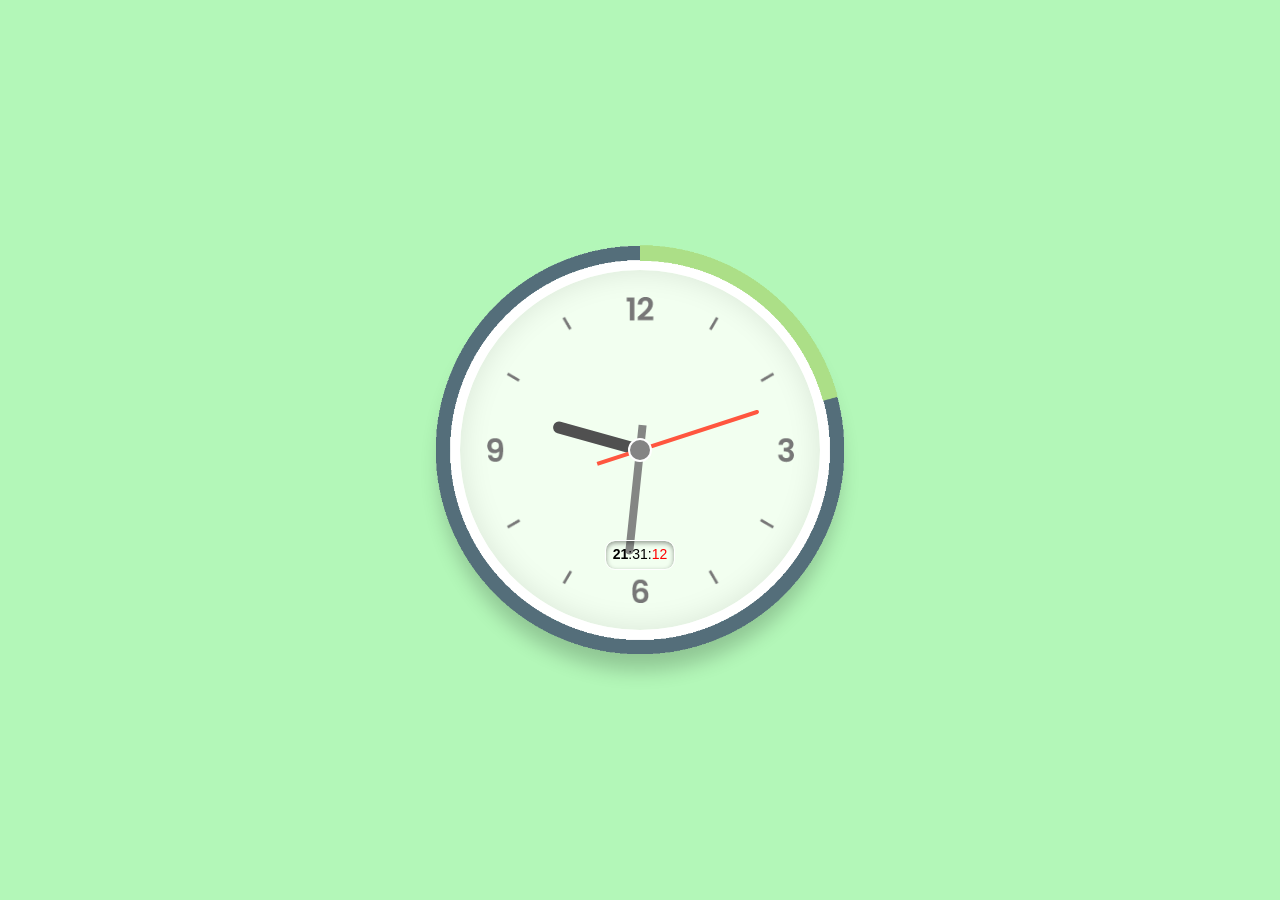
<file: index.html>
<!DOCTYPE html>
<html>

<head>
    <meta charset="utf-8">
    <title>JS Clock</title>
    <link rel="stylesheet" href="newstyle.css">
</head>

<body>
    
    <div class="clock">
        <canvas id="canvas1" width="1200" height="1200"></canvas>
        <div class="hour">
            <div class="hr" id="hr">
    
            </div>
        </div>
        <div class="min">
            <div class="mn" id="mn">
    
            </div>
        </div>
        <div class="sec">
            <div class="sc" id="sc">
    
            </div>
        </div>
        <div class="time" id="bar">
    
        </div>
    </div>
    <script type="text/javascript">
        const deg = 6;
        const hr = document.querySelector("#hr");
        const mn = document.querySelector("#mn");
        const sc = document.querySelector("#sc");
        const bartime = document.querySelector("#bar");
        var canvas = document.getElementById("canvas1");
        var ctx = canvas.getContext('2d');
        function init() {
            window.requestAnimationFrame(draw);
        }
        
        function draw(now){
            let endpt = 3 * Math.PI / 2;
            var x = canvas.width / 2;
            var y = canvas.height / 2;
            var radius = (canvas.width / 7) * 2;
            let date = new Date();
            sec = date.getSeconds();
            ms = date.getMilliseconds();
            radS = 0.006 * ((sec * 1000) + ms);
            drawCircle(x, y, radius, 0, Math.PI * 2, false, '#546E7A', 'stroke', 24); //secondgrey
            drawCircle(x, y, radius, endpt, rad(radS) + endpt, false, '#acdf87', 'stroke', 26); //second
            requestAnimationFrame(draw); // loop at screen refresh rate
        }
        init();
        function rad(deg) {
            return (Math.PI / 180) * deg;
        }
        function drawArc(x, y, radius, start, end, clockwise) {
            ctx.beginPath();
            ctx.arc(x, y, radius, start, end, clockwise);
        }
        function drawCircle(x, y, radius, start, end, clockwise, color, type, thickness) {
            if (type == 'fill') {
                ctx.fillStyle = color;
                drawArc(x, y, radius, start, end, clockwise)
                ctx.fill();
            }
            else if (type == 'stroke') {
                ctx.strokeStyle = color;
                ctx.lineWidth = thickness;
                drawArc(x, y, radius, start, end, clockwise)
                ctx.stroke();
            }
        }

        setInterval(() => {
            let day = new Date();
            let hh = day.getHours() * 30;
            let mm = day.getMinutes() * deg;
            let ss = day.getSeconds() * deg;
            hr.style.transform = `rotateZ(${hh + (mm / 12)}deg)`;
            mn.style.transform = `rotateZ(${mm}deg)`;
            sc.style.transform = `rotateZ(${ss}deg)`;
            hrnow = (day.getHours().toString().length == 1 )? '0'+day.getHours().toString() : day.getHours().toString();
            mnnow = (day.getMinutes().toString().length == 1) ? '0' + day.getMinutes().toString() : day.getMinutes().toString();
            scnow = (day.getSeconds().toString().length == 1) ? '0' + day.getSeconds().toString() : day.getSeconds().toString();
            bartime.innerHTML = '<span>' + '<strong>' + hrnow + '</strong>' + ':' + mnnow + ':' + '<small>' + scnow + '</small>' + '</span>';
            
        })
        
    
        
    </script>
</body>

</html>
</file>
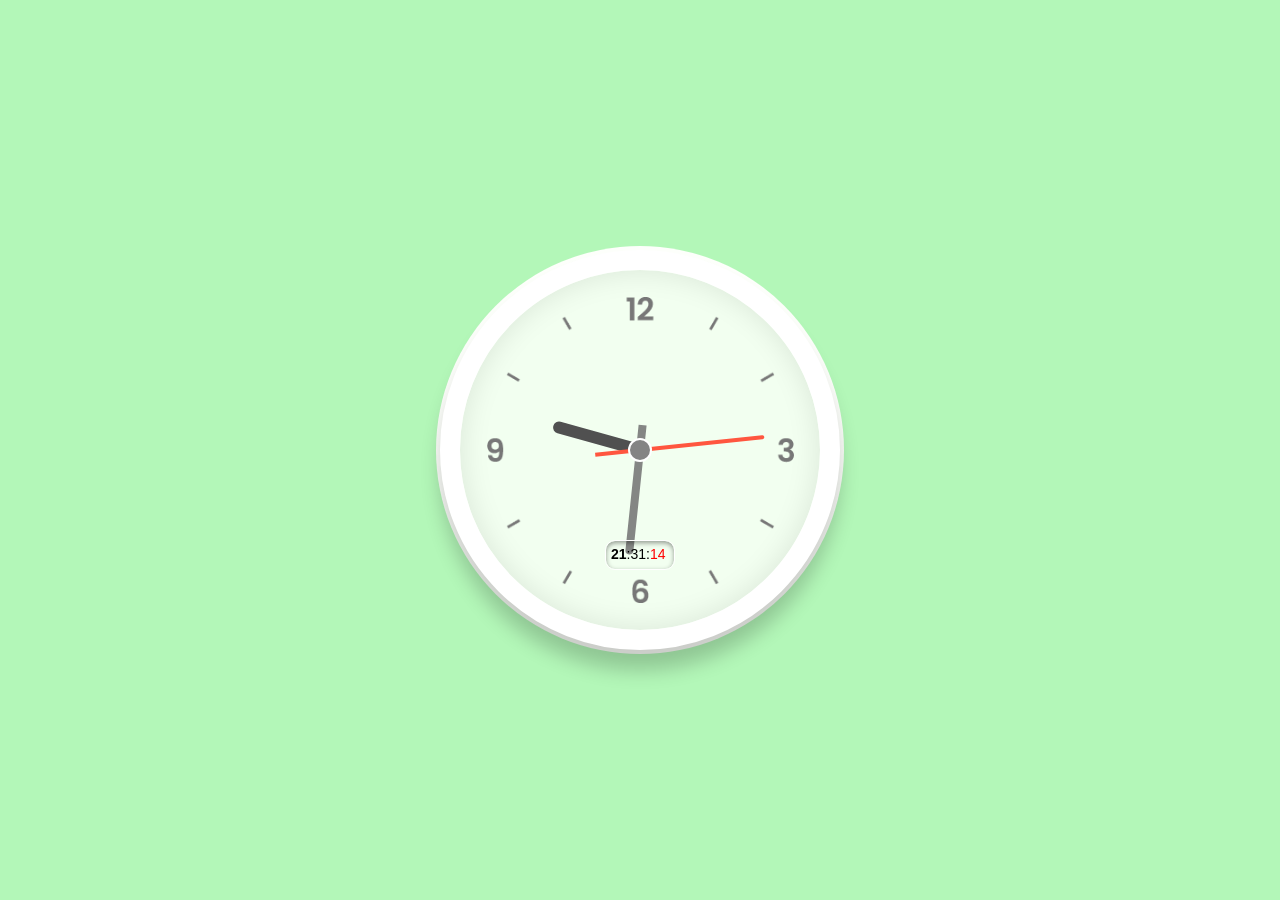
<file: basic_clock.html>
<!DOCTYPE html>
<html>
    <head>
        <meta charset="utf-8">
        <title>JS Clock</title>
        <link rel="stylesheet" href="style.css">
    </head>
    <body>
        <div class="clock">
            <div class="hour">
                <div class="hr" id="hr">

                </div>
            </div>
            <div class="min">
                <div class="mn" id="mn">

                </div>
            </div>
            <div class="sec">
                <div class="sc" id="sc">
                    
                </div>
            </div>
            <div class="time" id="bar">

            </div>
        </div>
        <script type="text/javascript">
            const deg = 6;
            const hr = document.querySelector("#hr");
            const mn = document.querySelector("#mn"); 
            const sc = document.querySelector("#sc");
            const bartime = document.querySelector("#bar");
            setInterval(()=>{
                let day = new Date();
                let hh = day.getHours() * 30;
                let mm = day.getMinutes() * deg;
                let ss = day.getSeconds() * deg;
                hr.style.transform = `rotateZ(${hh+(mm/12)}deg)`;
                mn.style.transform = `rotateZ(${mm}deg)`;
                sc.style.transform = `rotateZ(${ss}deg)`;
                bartime.innerHTML= '<span>'+'<strong>'+ hh/30 + '</strong>' + ':' + mm/deg + ':' + '<small>' + ss/deg + '</small>' + '</span>';
            })
        </script>
    </body>
</html>
</file>
<file: newstyle.css>
* {
  margin: auto;
  padding: 0;
  box-sizing: border-box;
  font-family: 'Monaco', sans-serif;
  font-size: 14px;
  text-align: center;
}

body {
  display: flex;
  justify-content: center;
  align-items: center;
  min-height: 100vh;
  background: rgb(179, 247, 184);
}
#canvas1 {
  width: 690px;
  height: 690px;
  z-index: 1000;
  position: absolute;
  justify-content: center;
  align-items: center;
  display: flex;
}

.clock {
  width: 400px;
  height: 400px;
  display: flex;
  justify-content: center;
  align-items: center;
  background: rgb(242, 255, 240) url(clock.png);
  background-size: cover;
  border-radius: 50%;
  border: 20px solid #fff;
  box-shadow: inset 0 0 30px rgba(0, 0, 0, 0.1), 0 20px 20px rgba(0, 0, 0, 0.2),
    0 0 0 4px rgb(253, 255, 251);
}
.clock::before {
  content: '';
  position: absolute;
  width: 20px;
  height: 20px;
  background: #848484;
  border: 2px solid #fff;
  border-radius: 50%;
  z-index: 100;
}
.hour,
.min,
.sec {
  position: absolute;
}
.hour,
.hr {
  width: 180px;
  height: 180px;
}
.min,
.mn {
  width: 210px;
  height: 210px;
}
.sec,
.sc {
  width: 250px;
  height: 250px;
}
.hr,
.mn,
.sc {
  display: flex;
  justify-content: center;
  position: absolute;
  border-radius: 50%;
}
.hr::before {
  content: '';
  position: absolute;
  width: 12px;
  height: 100px;
  background: #505050;
  z-index: 10;
  border-radius: 6px 6px 0 0;
}
.mn::before {
  content: '';
  position: absolute;
  width: 8px;
  height: 130px;
  background: #848684;
  z-index: 11;
  border-radius: 6px 6px 0 0;
}
.sc::before {
  content: '';
  position: absolute;
  width: 4px;
  height: 170px;
  background: #ff563f;
  z-index: 12;
  border-radius: 6px 6px 0 0;
}
.clock .time {
  position: absolute;
  top: 60%;
  align-items: center;
  border: 1px solid #fff;
  border-radius: 10px;
  padding: 5px;
  display: block;
  box-shadow: inset 0px 2px 5px rgba(0, 0, 0, 0.4);
  min-width: 70px;
  height: 30px;
  z-index: 5;
}
.time small {
  color: red;
  transition: all 0.05s;
  transition-timing-function: cubic-bezier(0.1, 2.7, 0.58, 1);
}
</file>
<file: style.css>
* {
    margin: auto;
    padding: 0;
    box-sizing: border-box;
    font-family: 'Monaco', sans-serif;
    font-size: 14px;
}

body {
    display: flex;
    justify-content: center;
    align-items: center;
    min-height: 100vh;
    background: rgb(179, 247, 184);
}
.clock {
    width: 400px;
    height: 400px;
    display: flex;
    justify-content: center;
    align-items: center;
    background: rgb(242, 255, 240) url(clock.png);
    background-size: cover;
    border-radius: 50%;
    border: 20px solid #fff;
    box-shadow: inset 0 0 30px rgba(0, 0, 0, 0.1),
                0 20px 20px rgba(0, 0, 0, 0.2),
                0 0 0 4px rgb(253, 255, 251);
}
.clock::before {
    content: '';
    position: absolute;
    width: 20px;
    height: 20px;
    background: #848484;
    border: 2px solid #fff;
    border-radius: 50%;
    z-index: 100000;
}
.hour, .min, .sec {
    position: absolute;
}
.hour, .hr {
    width: 180px;
    height: 180px;
}
.min, .mn {
    width: 210px;
    height: 210px;
}
.sec, .sc {
  width: 250px;
  height: 250px;
}
.hr, .mn, .sc {
    display: flex;
    justify-content: center;
    position: absolute;
    border-radius: 50%;
}
.hr::before {
  content: '';
  position: absolute;
  width: 12px;
  height: 100px;
  background: #505050;
  z-index: 10;
  border-radius: 6px 6px 0 0;
}
.mn::before {
  content: '';
  position: absolute;
  width: 8px;
  height: 130px;
  background: #848684;
  z-index: 11;
  border-radius: 6px 6px 0 0;
}
.sc::before {
  content: '';
  position: absolute;
  width: 4px;
  height: 170px;
  background: #ff563f;
  z-index: 12;
  border-radius: 6px 6px 0 0;
}
.clock .time {
    position: absolute;
    top: 60%;
    align-items: center;
    border: 1px solid #fff;
    border-radius: 10px;
    padding: 5px;
    display: block;
    box-shadow: inset 0px 2px 5px rgba(0, 0, 0, 0.4);
    min-width: 70px;
    height: 30px;
    z-index: 5;

}
.time small {
  color: red;
  transition: all 0.05s;
  transition-timing-function: cubic-bezier(0.1, 2.7, 0.58, 1);
}
</file>
